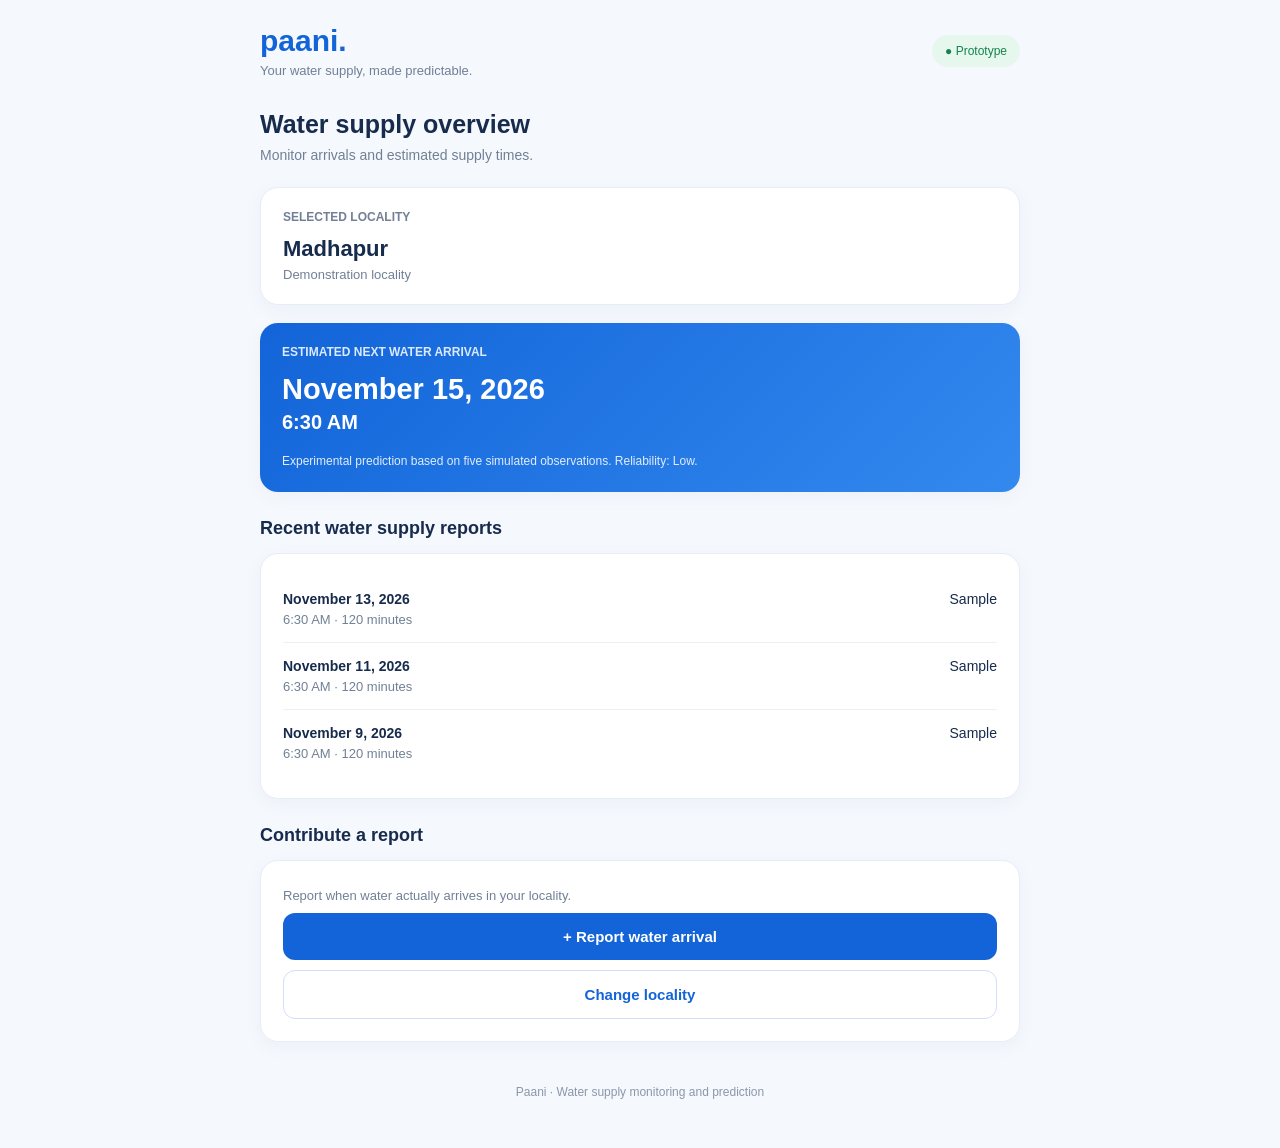
<file: index.html>
<!DOCTYPE html>
<html lang="en">
<head>
  <meta charset="UTF-8">
  <meta name="viewport" content="width=device-width, initial-scale=1.0">
  <meta name="theme-color" content="#f5f8fd">
  <title>Paani | Water Supply Tracker</title>

  <style>
    * {
      box-sizing: border-box;
      margin: 0;
      padding: 0;
    }

    body {
      font-family: Arial, sans-serif;
      background: #f5f8fd;
      color: #172b4d;
      padding: 24px 16px;
    }

    .container {
      max-width: 760px;
      margin: auto;
    }

    header {
      display: flex;
      justify-content: space-between;
      align-items: center;
      margin-bottom: 32px;
    }

    .brand {
      font-size: 30px;
      font-weight: bold;
      color: #1264d8;
    }

    .tagline, .muted {
      color: #718096;
      font-size: 13px;
      margin-top: 5px;
    }

    .status {
      background: #e6f7ee;
      color: #16834c;
      padding: 9px 13px;
      border-radius: 20px;
      font-size: 12px;
    }

    h1 {
      font-size: 25px;
      margin-bottom: 8px;
    }

    .intro {
      color: #718096;
      margin-bottom: 24px;
      font-size: 14px;
    }

    .card {
      background: white;
      border: 1px solid #e6edf7;
      border-radius: 18px;
      padding: 22px;
      margin-bottom: 18px;
      box-shadow: 0 5px 20px rgba(30,70,120,.04);
    }

    .label {
      color: #718096;
      font-size: 12px;
      font-weight: bold;
      margin-bottom: 12px;
    }

    .locality {
      font-size: 22px;
      font-weight: bold;
    }

    .prediction {
      background: linear-gradient(135deg, #1264d8, #3489ef);
      color: white;
      border: none;
    }

    .prediction .label {
      color: #dceaff;
    }

    .prediction h2 {
      font-size: 29px;
      margin: 14px 0 5px;
    }

    .time {
      font-size: 20px;
      font-weight: bold;
    }

    .note {
      color: #e0edff;
      font-size: 12px;
      line-height: 1.5;
      margin-top: 18px;
    }

    h3 {
      font-size: 18px;
      margin: 26px 0 14px;
    }

    .report {
      display: flex;
      justify-content: space-between;
      padding: 15px 0;
      border-bottom: 1px solid #edf1f7;
      font-size: 14px;
    }

    .report:last-child {
      border-bottom: none;
    }

    button {
      width: 100%;
      padding: 15px;
      background: #1264d8;
      color: white;
      border: none;
      border-radius: 12px;
      font-size: 15px;
      font-weight: bold;
      cursor: pointer;
      margin-top: 10px;
    }

    button.secondary {
      background: white;
      color: #1264d8;
      border: 1px solid #cfe0f7;
    }

    footer {
      text-align: center;
      color: #8a98aa;
      font-size: 12px;
      padding: 25px 0;
    }
  </style>
</head>

<body>
  <main class="container">

    <header>
      <div>
        <div class="brand">paani.</div>
        <div class="tagline">
          Your water supply, made predictable.
        </div>
      </div>
      <div class="status">● Prototype</div>
    </header>

    <section>
      <h1>Water supply overview</h1>
      <p class="intro">
        Monitor arrivals and estimated supply times.
      </p>
    </section>

    <section class="card">
      <div class="label">SELECTED LOCALITY</div>
      <div class="locality">Madhapur</div>
      <p class="muted">Demonstration locality</p>
    </section>

    <section class="card prediction">
      <div class="label">ESTIMATED NEXT WATER ARRIVAL</div>
      <h2>November 15, 2026</h2>
      <div class="time">6:30 AM</div>
      <p class="note">
        Experimental prediction based on five simulated
        observations. Reliability: Low.
      </p>
    </section>

    <h3>Recent water supply reports</h3>

    <section class="card">
      <div class="report">
        <div>
          <strong>November 13, 2026</strong>
          <p class="muted">6:30 AM · 120 minutes</p>
        </div>
        <span>Sample</span>
      </div>

      <div class="report">
        <div>
          <strong>November 11, 2026</strong>
          <p class="muted">6:30 AM · 120 minutes</p>
        </div>
        <span>Sample</span>
      </div>

      <div class="report">
        <div>
          <strong>November 9, 2026</strong>
          <p class="muted">6:30 AM · 120 minutes</p>
        </div>
        <span>Sample</span>
      </div>
    </section>

    <h3>Contribute a report</h3>

    <section class="card">
      <p class="muted">
        Report when water actually arrives in your locality.
      </p>

      <button onclick="alert('Report submission will be connected to the API soon.')">
        + Report water arrival
      </button>

      <button class="secondary"
        onclick="alert('Locality selection will be added soon.')">
        Change locality
      </button>
    </section>

    <footer>
      Paani · Water supply monitoring and prediction
    </footer>

  </main>
</body>
</html>
</file>
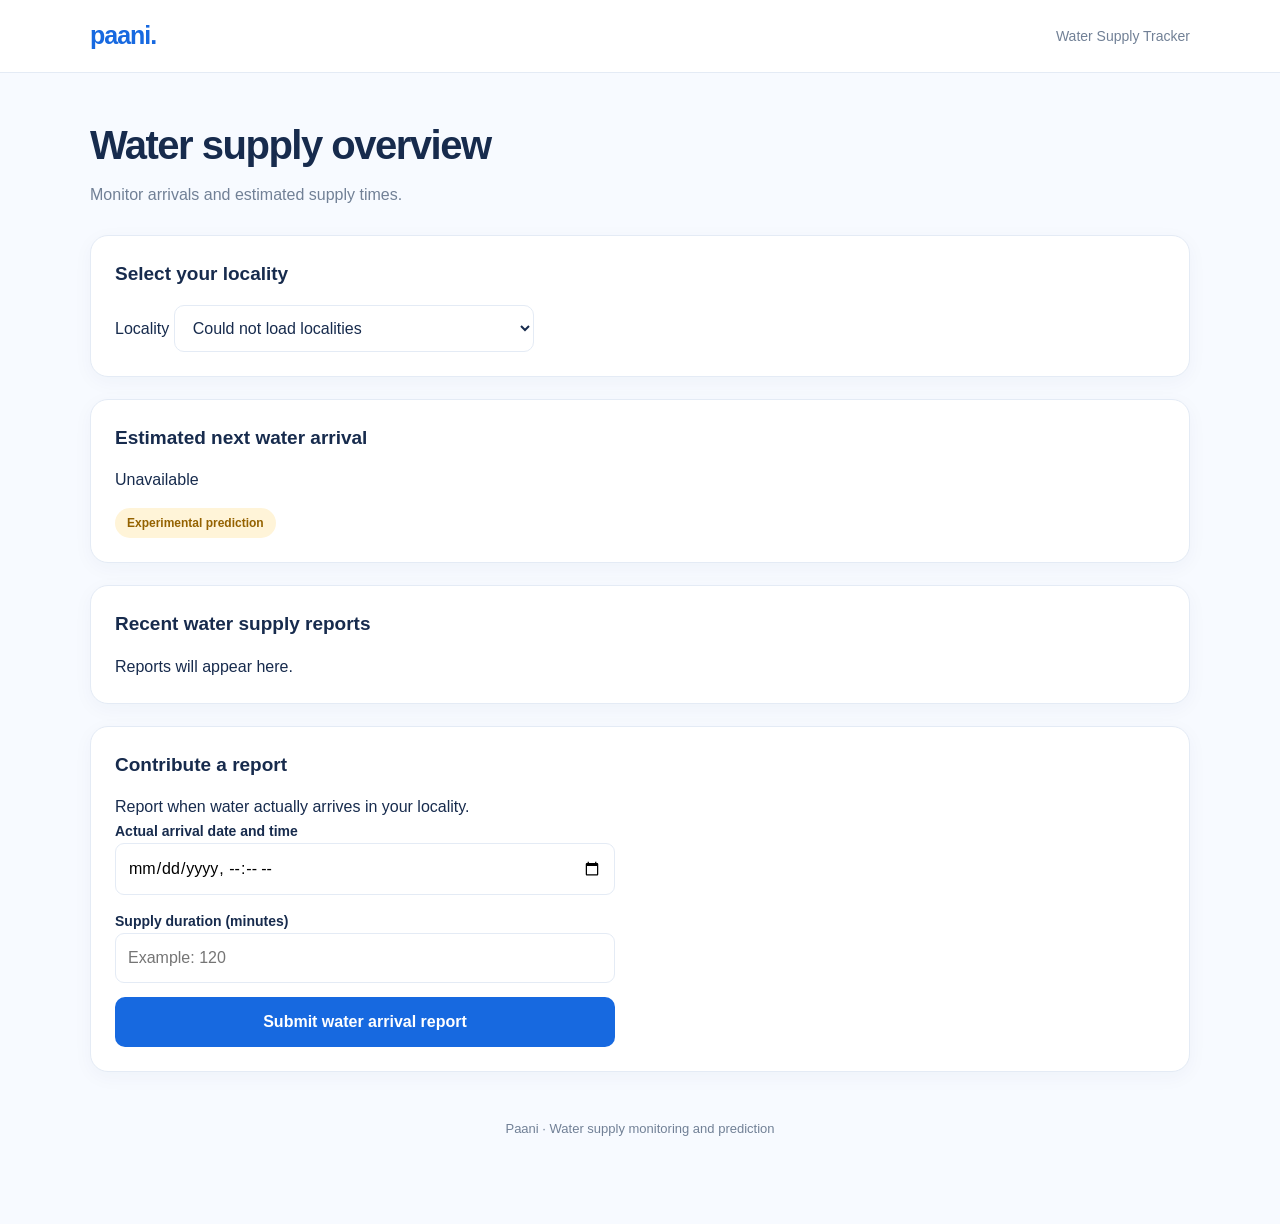
<file: frontend/index.html>
<!DOCTYPE html>
<html lang="en">
<head>
    <meta charset="UTF-8">
    <meta name="viewport" content="width=device-width, initial-scale=1.0">
    <meta name="theme-color" content="#f7faff">
    <title>Paani | Water Supply Tracker</title>
    <link rel="stylesheet" href="style.css">
</head>

<body>
    <header>
        <nav class="navbar container">
            <div class="logo">paani.</div>
            <div class="nav-label">Water Supply Tracker</div>
        </nav>
    </header>

    <main class="container">

        <section class="hero">
            <h1>Water supply overview</h1>
            <p>Monitor arrivals and estimated supply times.</p>
        </section>

        <section class="panel">
            <h2>Select your locality</h2>
            <label for="locality-select">Locality</label>
            <select id="locality-select" class="locality-select">
                <option value="">Loading localities...</option>
            </select>
        </section>

        <section class="panel">
            <h2>Estimated next water arrival</h2>

            <div id="prediction" class="prediction">
                <div class="prediction-item">
                    <span>Prediction status</span>
                    <strong>Waiting for data</strong>
                </div>
            </div>

            <div class="status">Experimental prediction</div>
        </section>

        <section class="panel">
            <h2>Recent water supply reports</h2>
            <div id="reports" class="report-list">
                <p>Reports will appear here.</p>
            </div>
        </section>

        <section class="panel">
            <h2>Contribute a report</h2>
            <p>Report when water actually arrives in your locality.</p>

            <form id="report-form" class="report-form">

                <div>
                    <label for="arrival-time">Actual arrival date and time</label>
                    <input
                        type="datetime-local"
                        id="arrival-time"
                        required
                    >
                </div>

                <div>
                    <label for="duration">Supply duration (minutes)</label>
                    <input
                        type="number"
                        id="duration"
                        min="1"
                        required
                        placeholder="Example: 120"
                    >
                </div>

                <button type="submit" class="primary-button">
                    Submit water arrival report
                </button>

            </form>
        </section>

        <footer>
            Paani · Water supply monitoring and prediction
        </footer>

    </main>
    <script src="script.js" defer></script>
</body>
</html>
</file>
<file: frontend/style.css>
* {
    box-sizing: border-box;
    margin: 0;
    padding: 0;
}

:root {
    --blue: #1769e0;
    --dark-blue: #104da8;
    --light-blue: #edf5ff;
    --background: #f7faff;
    --text: #172b4d;
    --muted: #718096;
    --white: #ffffff;
    --border: #e4ebf5;
    --green: #16865c;
}

body {
    font-family: -apple-system, BlinkMacSystemFont, "Segoe UI", sans-serif;
    background: var(--background);
    color: var(--text);
    line-height: 1.5;
}

button, select, input {
    font: inherit;
}

button {
    cursor: pointer;
}

.container {
    width: min(1100px, 92%);
    margin: 0 auto;
}

header {
    background: var(--white);
    border-bottom: 1px solid var(--border);
}

.navbar {
    min-height: 72px;
    display: flex;
    align-items: center;
    justify-content: space-between;
    gap: 20px;
}

.logo {
    color: var(--blue);
    font-size: 25px;
    font-weight: 800;
    letter-spacing: -1px;
}

.nav-label {
    color: var(--muted);
    font-size: 14px;
}

main {
    padding: 42px 0 60px;
}

.hero {
    margin-bottom: 28px;
}

.hero h1 {
    font-size: clamp(28px, 5vw, 40px);
    letter-spacing: -1.5px;
    margin-bottom: 8px;
}

.hero p {
    color: var(--muted);
}

.panel {
    background: var(--white);
    border: 1px solid var(--border);
    border-radius: 18px;
    padding: 24px;
    margin-bottom: 22px;
    box-shadow: 0 5px 20px rgba(25, 55, 100, 0.04);
}

.panel h2 {
    font-size: 19px;
    margin-bottom: 16px;
}

.locality-select {
    width: 100%;
    max-width: 360px;
    padding: 13px 14px;
    border: 1px solid var(--border);
    border-radius: 10px;
    background: var(--white);
    color: var(--text);
}

.prediction {
    display: grid;
    grid-template-columns: repeat(2, minmax(0, 1fr));
    gap: 18px;
}

.prediction-item {
    background: var(--light-blue);
    border-radius: 14px;
    padding: 20px;
}

.prediction-item span {
    display: block;
    color: var(--muted);
    font-size: 13px;
    margin-bottom: 8px;
}

.prediction-item strong {
    font-size: clamp(20px, 4vw, 27px);
    color: var(--blue);
}

.status {
    display: inline-block;
    margin-top: 16px;
    padding: 6px 12px;
    border-radius: 30px;
    background: #fff4d8;
    color: #946200;
    font-size: 12px;
    font-weight: 700;
}

.report-form {
    display: grid;
    gap: 14px;
    max-width: 500px;
}

.report-form label {
    font-size: 14px;
    font-weight: 600;
}

.report-form input,
.report-form select {
    width: 100%;
    padding: 12px;
    border: 1px solid var(--border);
    border-radius: 9px;
    background: var(--white);
}

.primary-button {
    background: var(--blue);
    color: var(--white);
    border: 0;
    border-radius: 10px;
    padding: 13px 18px;
    font-weight: 700;
}

.primary-button:hover {
    background: var(--dark-blue);
}

.report-list {
    display: grid;
    gap: 12px;
}

.report {
    display: flex;
    justify-content: space-between;
    align-items: center;
    gap: 12px;
    padding: 14px 0;
    border-bottom: 1px solid var(--border);
}

.report:last-child {
    border-bottom: 0;
}

.report small {
    color: var(--muted);
}

footer {
    text-align: center;
    color: var(--muted);
    font-size: 13px;
    padding: 25px 0;
}

@media (max-width: 600px) {
    main {
        padding-top: 28px;
    }

    .panel {
        padding: 18px;
    }

    .prediction {
        grid-template-columns: 1fr;
    }

    .report {
        align-items: flex-start;
        flex-direction: column;
    }
}
</file>
